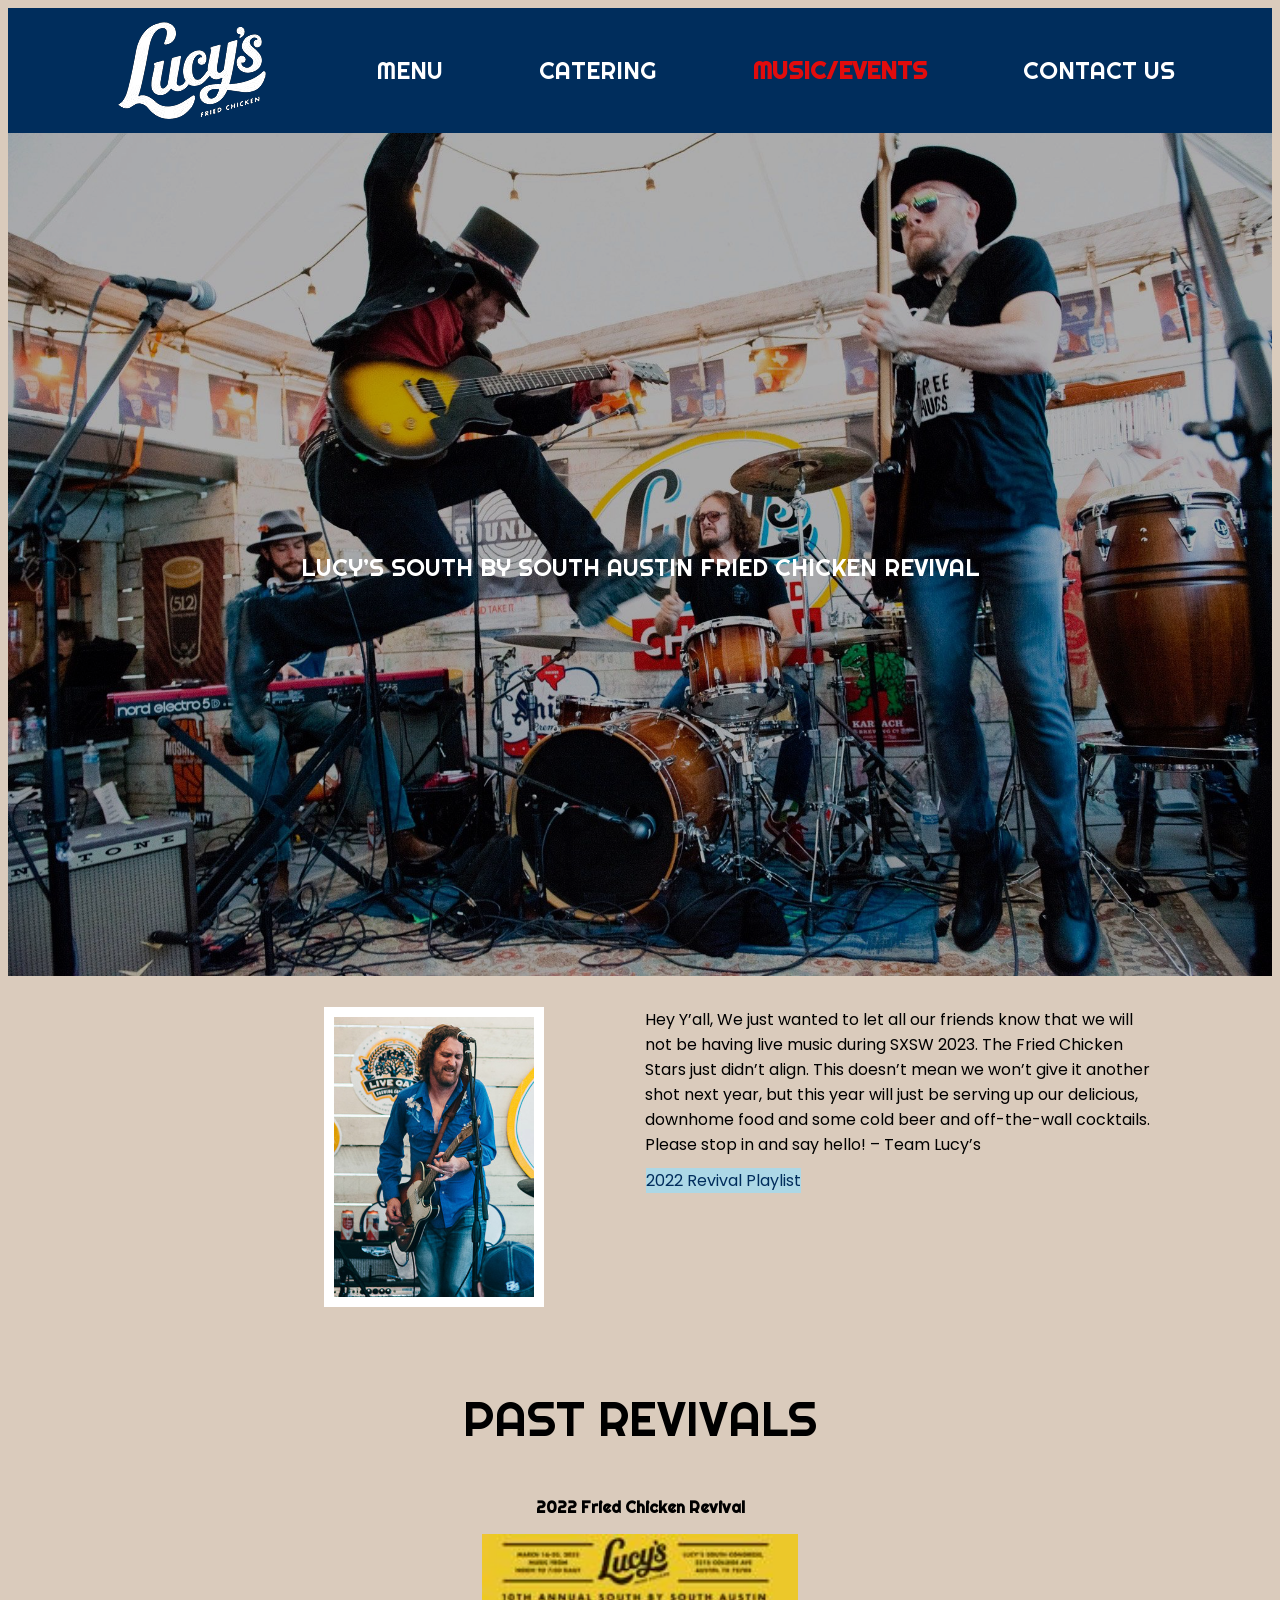
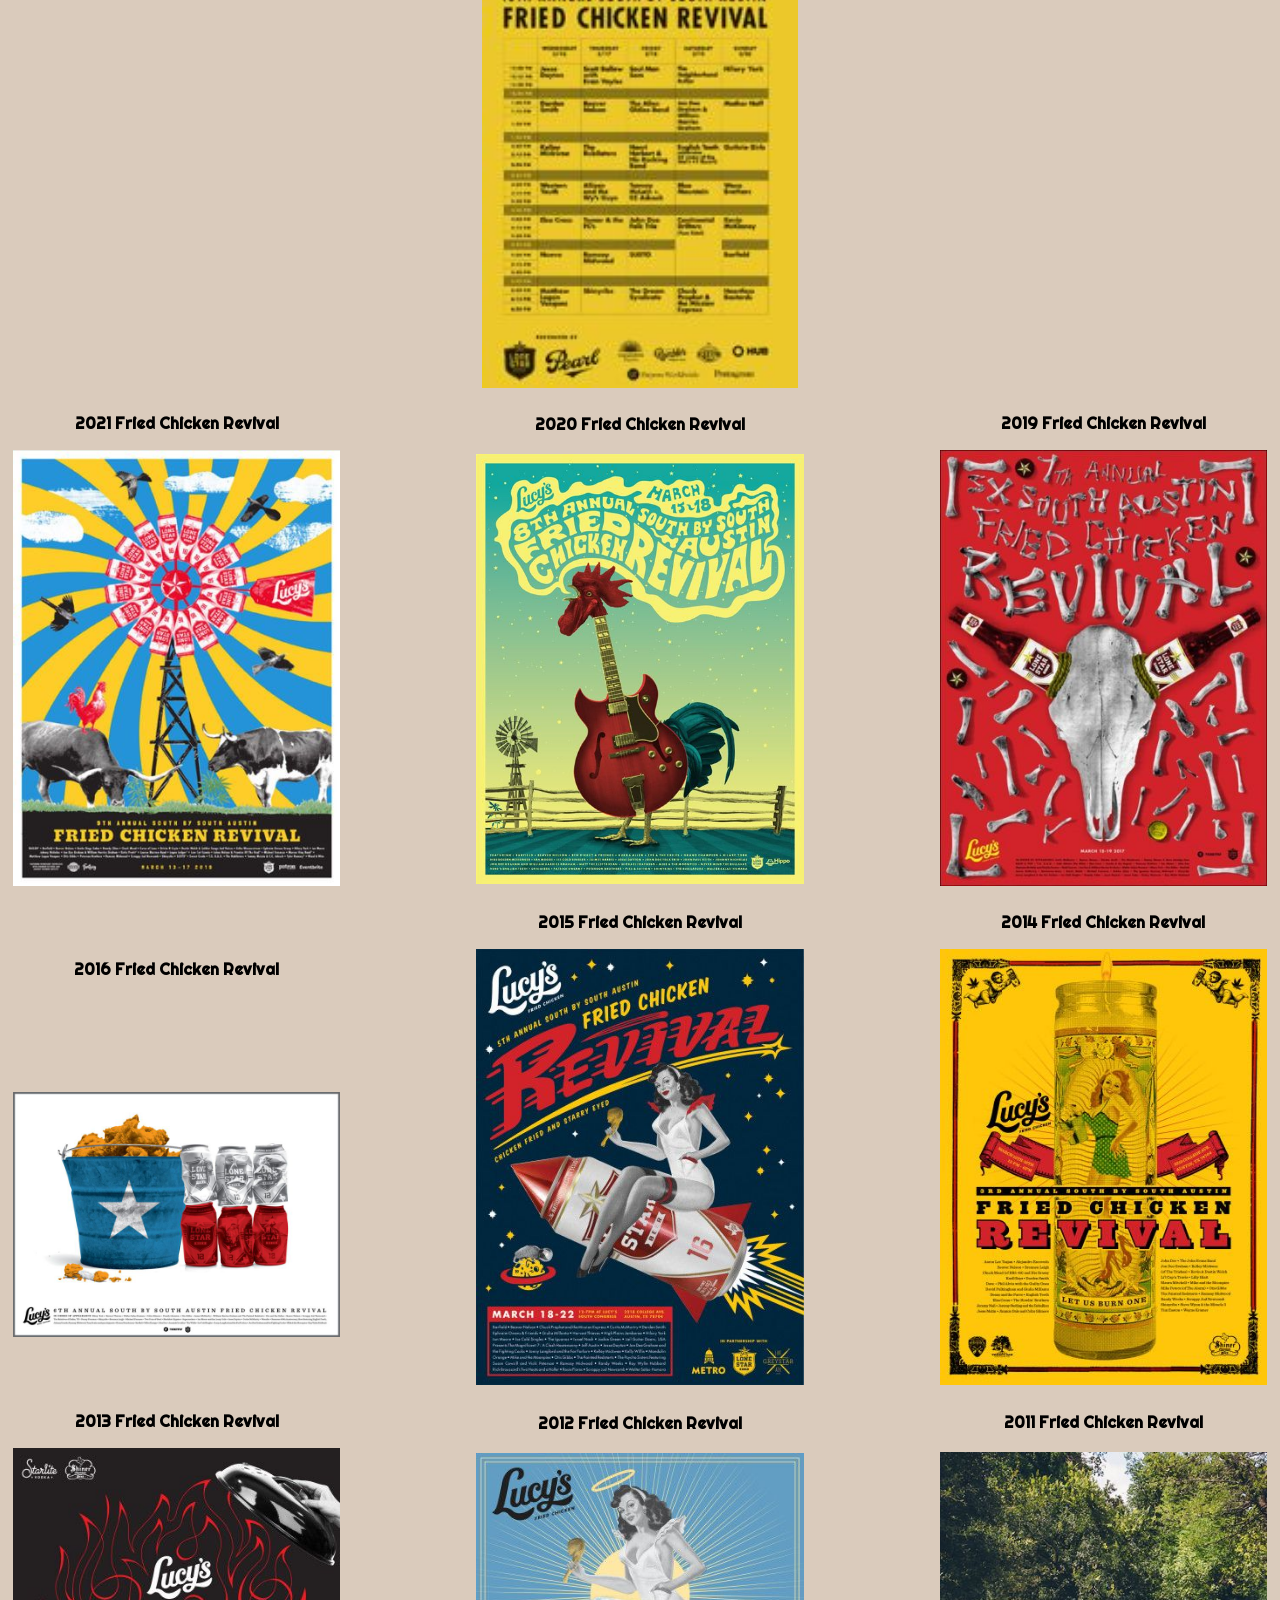
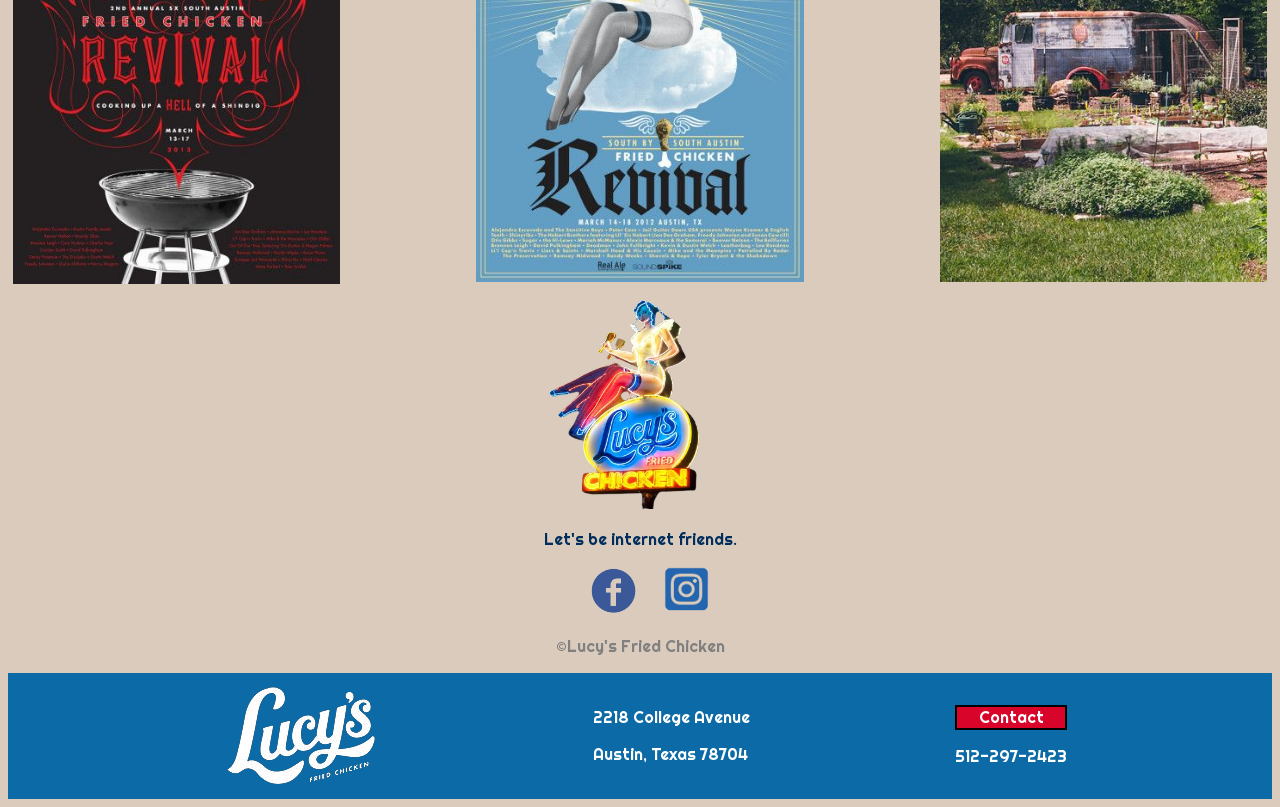
<file: index.html>
<!DOCTYPE html>
<head>
    <title>Lucy's Revival</title>
    <meta content="width=device-width, initial-scale=1" name="viewport">
    <link rel="stylesheet" type="text/css" href="css/style.css">
    <link rel="preconnect" href="https://fonts.googleapis.com">
    <link rel="preconnect" href="https://fonts.gstatic.com" crossorigin>
    <link href="https://fonts.googleapis.com/css2?family=Poppins:wght@400;700&family=Righteous&display=swap" rel="stylesheet">
</head>

<body>
  <header>
    <nav id="navBar">
        <div id="navigation">
          <img class=logo src="images/lucy's-transparent-logo.png" alt="Lucy's Logo">
          <p>MENU</p>
          <p>CATERING</p>
          <p class="highlight">MUSIC/EVENTS</p>
          <p>CONTACT US</p>
        </div>
    </nav>
  </header>

    <div class="heroImgContainer">
      <img class=heroImg width=100% height=auto src="images/image 58.jpg" alt="Band plays guitar while jumping in the air excitedly">
      <h2>LUCY’S SOUTH BY SOUTH AUSTIN FRIED CHICKEN REVIVAL</h2>
    </div>
    <div class="apology">
      <img class="apologyItem" id="apologyImg" src="images/artist.png">
      <p class="apologyItem column" id="apologyText">Hey Y’all, 
        We just wanted to let all our friends know that we will not be having live music during SXSW 2023. 
        The Fried Chicken Stars just didn’t align. This doesn’t mean we won’t give it another shot next year, but this year will just be serving up our delicious, downhome food and some cold beer and off-the-wall cocktails. Please stop in and say hello!
        – Team Lucy’s</p>
      <a class="apologyItem column" id="revivalButton">2022 Revival Playlist</a>
    </div>
    <br>
    <section>
      <p class="h3">PAST REVIVALS</p>
      <div class="first">
        <h3>2022 Fried Chicken Revival</h3>
        <img class="revival-2022" src="images/image 62.jpg" alt="2022 Fried Chicken Revival Lineup">
      </div>
      <div class="gridContainer">
        <div class="gridItem" id="revival-2021">
          <h3>2021 Fried Chicken Revival</h3>
          <img src="images/image 64.jpg" alt="2021 Fried Chicken Revival Lineup">
        </div>
        <div class="gridItem" id="revival-2020">
          <h3>2020 Fried Chicken Revival</h3>
          <img src="images/image 63.jpg" alt="2020 Fried Chicken Revival Lineup">
        </div>
        <div class="gridItem" id="revival-2019">
          <h3>2019 Fried Chicken Revival</h3>
          <img src="images/image 65.jpg" alt="2019 Fried Chicken Revival Lineup">
        </div>
        <div class="gridItem" id="revival-2016">
          <h3>2016 Fried Chicken Revival</h3>
          <img src="images/image 66.jpg" alt="2016 Fried Chicken Revival Lineup">
        </div>
        <div class="gridItem" id="revival-2015">
          <h3>2015 Fried Chicken Revival</h3>
          <img src="images/image 67.jpg" alt="2015 Fried Chicken Revival Lineup">
        </div>
        <div class="gridItem" id="revival-2014">
          <h3>2014 Fried Chicken Revival</h3>
          <img src="images/image 68.jpg" alt="2014 Fried Chicken Revival Lineup">
        </div>
        <div class="gridItem" id="revival-2013">
          <h3>2013 Fried Chicken Revival</h3>
          <img src="images/image 69.jpg" alt="2013 Fried Chicken Revival Lineup">
        </div>
        <div class="gridItem" id="revival-2012">
          <h3>2012 Fried Chicken Revival</h3>
          <img src="images/image 70.jpg" alt="2012 Fried Chicken Revival Lineup">
        </div>
        <div class="gridItem" id="revival-2011">
          <h3>2011 Fried Chicken Revival</h3>
          <img src="images/image 71.jpg" alt="2011 Fried Chicken Revival Lineup">
        </div>
      </div>
      <div class="preFooter">
        <img width=30% src="images/lucy's sign.png">
        <br>
        <p class="socialMediaText">
            Let's be internet friends.
        </p>
        <img class="socialMedia" src="images/facebook logo.png">
        <img class="socialMedia" src="images/insta logo.png">
        <p class="trademark">
            ©Lucy's Fried Chicken
        </p>
    </div>
    </section>
    <footer>
      <div class="footer">
          <img class="logo" src="images/lucy's-transparent-logo.png">
          <div>
            <p>2218 College Avenue</p>
            <p>Austin, Texas 78704</p>
          </div>
          <div>
            <p class="Contact">Contact</p>
            <p>512-297-2423</p>
          </div>
      </div>
  </footer>
  </body>
</file>
<file: css/style.css>
body {
    background-color: #dacbbc;
}

#navigation {
    display: flex;
    align-items: center;
    justify-content: space-evenly;
    color: white;
    font-family: 'Righteous', sans-serif;
    font-size: 1.5em;
    cursor: pointer;
}

.logo {
    padding-right: 20%;
    padding: 1%;
}

nav {
    background-color: #002D5C;
    align-items: center;
}

.highlight {
    color: #e20c0c;
    font-weight: bold;
}

.navBar {
    display: flex;
    flex-direction: row;
    margin: 0px 5%;
}

.heroImgContainer {
    display: flex;
    position: relative;
    align-items: center;
}

h2 {
    position: absolute;
    font-family: 'Righteous', sans-serif;
    color: white;
    font-size: x-large;
    text-align: center;
    font-weight: 400;
    width: 100%;
}

.heroImg {
    padding-bottom: 2%;
    filter: brightness(70%);
}

.h3 {
    font-family: 'Righteous', sans-serif;
    text-align: center;
    font-size: 3em;
}

.first {
    margin-left: auto;
    margin-right: auto;
    place-items: center;
    width: 25%;
    height: auto;
}

h3 {
    font-family: 'Righteous', sans-serif;
    font-size: medium;
    text-align: center;
}

.apology {
    display: grid;
    grid-template-columns: 1fr 1fr;
    grid-template-rows: 1fr 1fr;
    grid-template-areas:
    "apologyImg apologyText"
    "apologyImg revivalButton"
}

.apologyItem {
    margin: 5px;
    display: grid;
    width: 80%;
}

#apologyImg {
    grid-area: apologyImg;
    margin-left: 50%;
    width: 200px;
    height: auto;
    border: 10px solid white;
}

#apologyText {
    grid-area: apologyText;
    font-family: 'Poppins', sans-serif;
    font-size: 1em;
}

#revivalButton {
    grid-area: revivalButton;
    font-family: 'Poppins', sans-serif;
    color: #002D5C;
    cursor: pointer;
    margin: 1%;
}

a {
    background-color: lightblue;
    max-height: 25px;
    max-width: fit-content;
}

.column {
    align-items: left;
}

.revival-2022 {
    width: 100%;
    height: auto;
}

.gridContainer {
    display: grid;
    justify-items: center;
    column-gap: 10%;
    grid-template-rows: 1fr 1fr 1fr;
    grid-template-columns: 1fr 1fr 1fr;
    grid-template-areas:
    "revival-2021 revival-2020 revival-2019"
    "revival-2016 revival-2015 revival-2014"
    "revival-2013 revival-2012 revival-2011"
}

#revival-2021 {
    grid-area: revival-2021;
}

#revival-2020 {
    grid-area: revival-2020;
}

#revival-2019 {
    grid-area: revival-2019;
}

#revival-2016 {
    grid-area: revival-2016;
}

#revival-2015 {
    grid-area: revival-2015;
}

#revival-2014 {
    grid-area: revival-2014;
}

#revival-2013 {
    grid-area: revival-2013;
}

#revival-2012 {
    grid-area: revival-2012;
}

#revival-2011 {
    grid-area: revival-2011;
}

.gridItem {
    margin: 5px;
    cursor: pointer;
    display: grid;
    place-items: center;
}

.gridItem img {
    width: 100%;
    height: auto;
}

.preFooter {
    text-align: center;
}

.socialMediaText {
    font-family: 'Righteous', sans-serif;
    color:#002D5C;
    font-size: 1em;
}

.socialMedia {
    height: 50px;
}

.trademark {
    font-family: 'Righteous', sans-serif;
    color: gray;
    font-size: 1em;
}

.footer {
    width: 100%;
    background-color: #0C6BA6;
    display: flex;
    align-items: center;
    justify-content: space-evenly;
    color: white;
    font-family: 'Righteous', sans-serif;
    font-size: 1em;
}

.Contact {
    background-color: #D90429;
    border: 2px solid black;
    text-align: center;
}
@media (max-width: 1100px) {
    .apology {
        margin: auto;
        grid-template-columns: 100%;
        grid-template-rows: .5fr .5fr .5fr .4fr;
        grid-template-areas:
        "apologyImg"
        "apologyImg"
        "apologyText"
        "revivalButton"
    }
    #apologyImg {
        margin: auto;
    }
    #revivalButton {
        margin: auto;
    }
    #apologyText {
        margin: auto;
    }
}

@media (max-width: 600px) {
    .apology {
        margin: auto;
        grid-template-columns: 100%;
        grid-template-rows: .5fr .5fr .3fr .2fr;
        grid-template-areas:
        "apologyImg"
        "apologyImg"
        "apologyText"
        "revivalButton"
    }
    #apologyImg {
        margin: auto;
    }
    #revivalButton {
        margin: auto;
    }
    #apologyText {
        margin: auto;
        font-size: 12px;
    }
}
</file>
